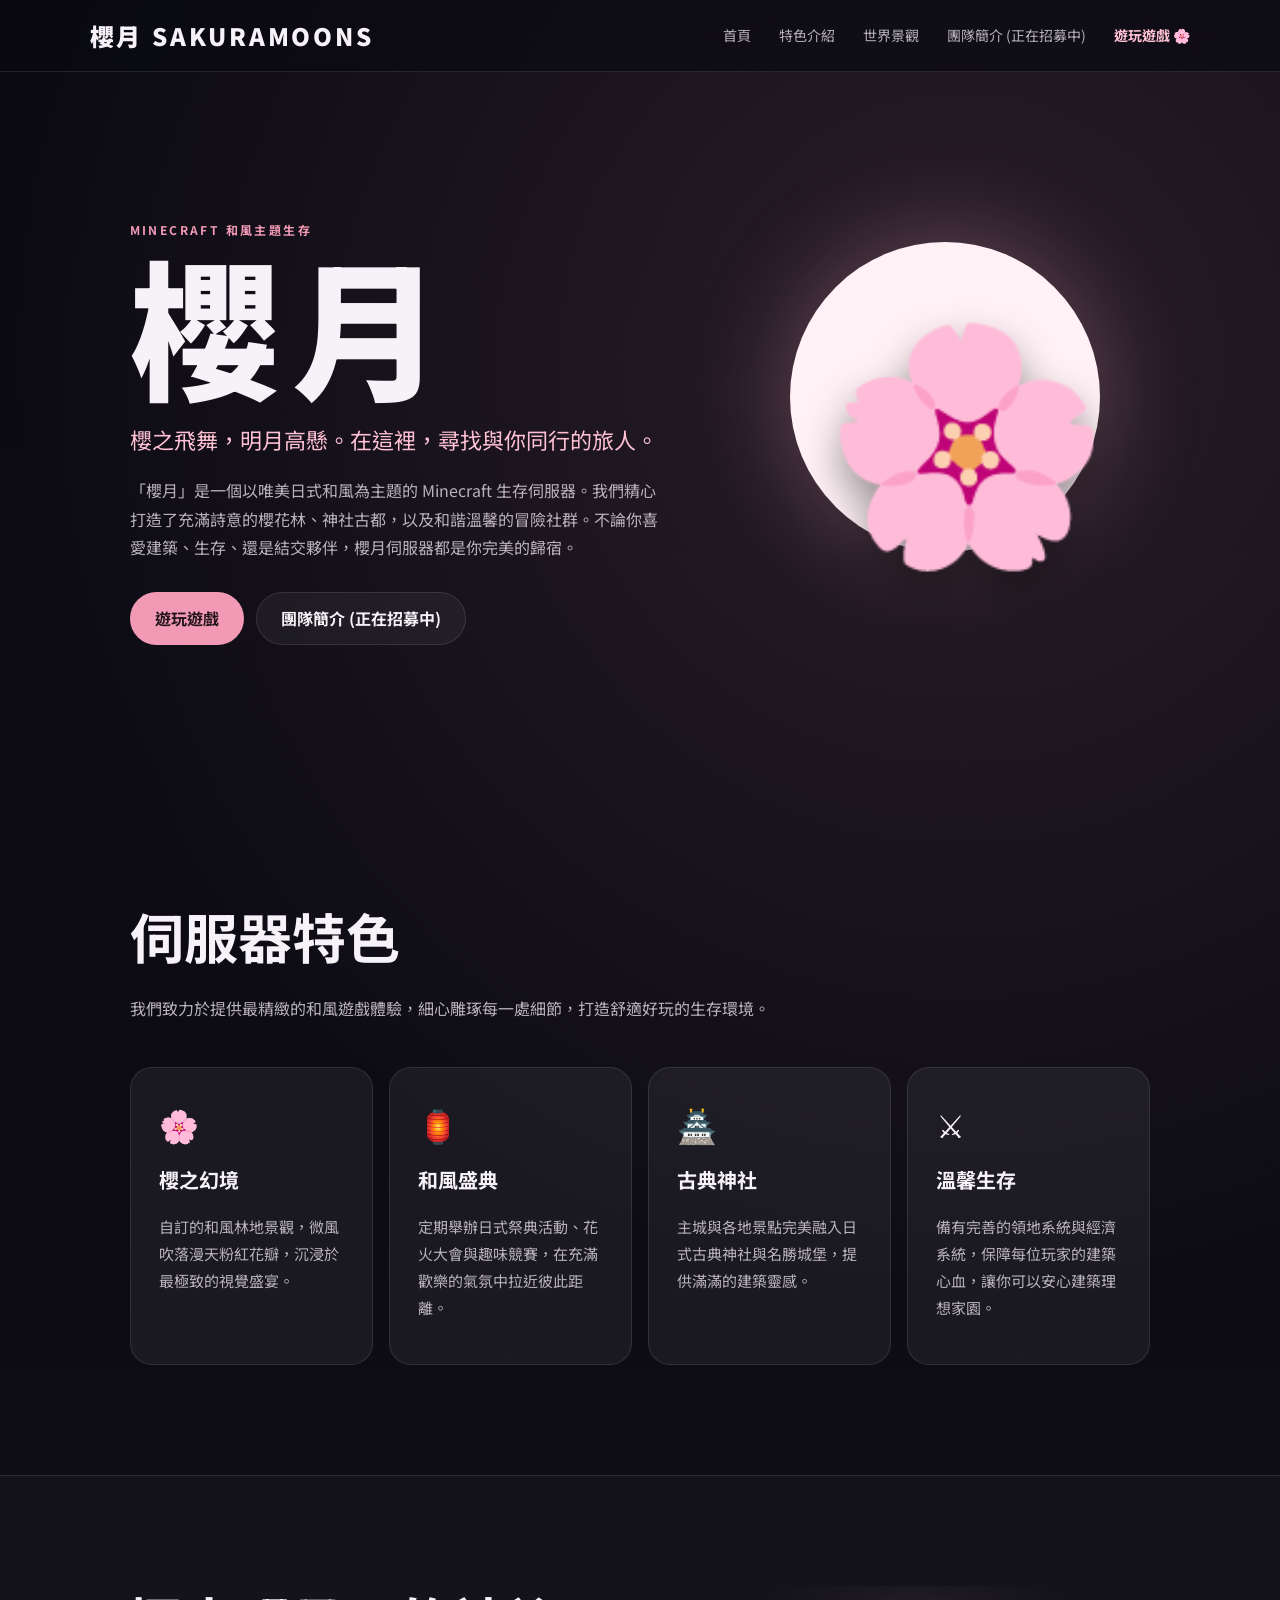
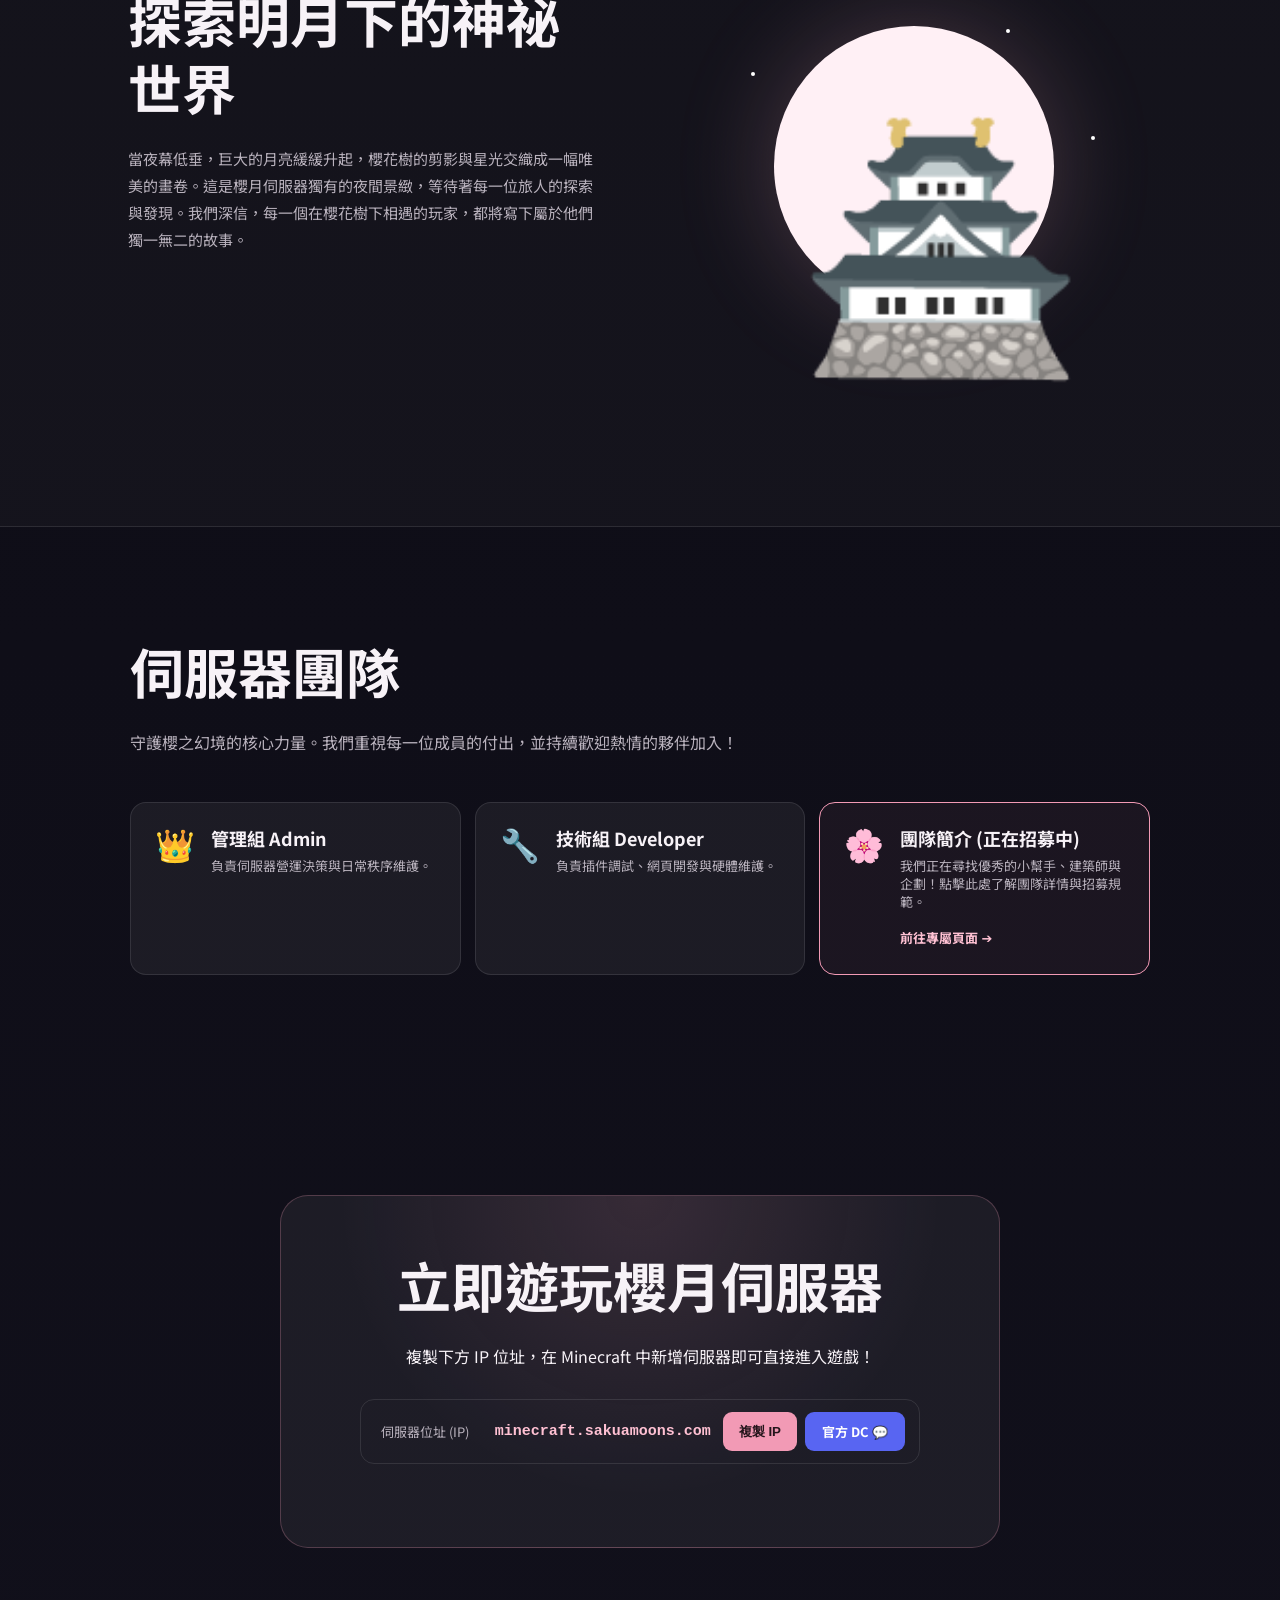
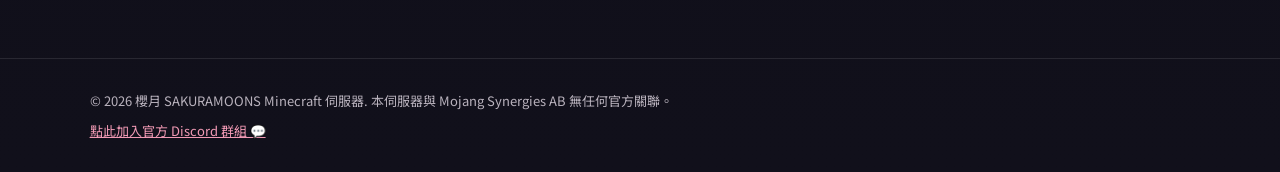
<file: index.html>
<!doctype html>
<html lang="zh-TW">
<head>
    <meta charset="UTF-8">
    <meta name="viewport" content="width=device-width, initial-scale=1.0">
    <title>櫻月 SAKURAMOONS | Minecraft 和風生存伺服器</title>
    <link rel="stylesheet" href="style.css">
</head>
<body>

    <!-- 頂部導覽列 -->
    <div class="navbar">
        <div class="logo">櫻月 SAKURAMOONS</div>
        <nav>
            <a href="#">首頁</a>
            <a href="#features">特色介紹</a>
            <a href="#world">世界景觀</a>
            <a href="team/">團隊簡介 (正在招募中)</a>
            <a href="#join" style="color: var(--pink2); font-weight: 700;">遊玩遊戲 🌸</a>
        </nav>
    </div>

    <!-- 英雄首頁區 (Hero Section) -->
    <div class="hero">
        <div class="hero-content">
            <p class="eyebrow">MINECRAFT 和風主題生存</p>
            <h1>櫻月</h1>
            <p class="subtitle">櫻之飛舞，明月高懸。在這裡，尋找與你同行的旅人。</p>
            <p class="intro">
                「櫻月」是一個以唯美日式和風為主題的 Minecraft 生存伺服器。我們精心打造了充滿詩意的櫻花林、神社古都，以及和諧溫馨的冒險社群。不論你喜愛建築、生存、還是結交夥伴，櫻月伺服器都是你完美的歸宿。
            </p>
            <div class="buttons">
                <a href="#join" class="button primary">遊玩遊戲</a>
                <a href="team/" class="button secondary">團隊簡介 (正在招募中)</a>
            </div>
        </div>
        <div class="moon">
            <div class="moon-circle"></div>
            <div class="tree">🌸</div>
        </div>
    </div>

    <!-- 伺服器特色區 (Features Section) -->
    <div class="section" id="features">
        <div class="section-title">
            <h2>伺服器特色</h2>
            <p>我們致力於提供最精緻的和風遊戲體驗，細心雕琢每一處細節，打造舒適好玩的生存環境。</p>
        </div>
        <div class="cards">
            <div class="card">
                <span>🌸</span>
                <h3>櫻之幻境</h3>
                <p>自訂的和風林地景觀，微風吹落漫天粉紅花瓣，沉浸於最極致的視覺盛宴。</p>
            </div>
            <div class="card">
                <span>🏮</span>
                <h3>和風盛典</h3>
                <p>定期舉辦日式祭典活動、花火大會與趣味競賽，在充滿歡樂的氣氛中拉近彼此距離。</p>
            </div>
            <div class="card">
                <span>🏯</span>
                <h3>古典神社</h3>
                <p>主城與各地景點完美融入日式古典神社與名勝城堡，提供滿滿的建築靈感。</p>
            </div>
            <div class="card">
                <span>⚔️</span>
                <h3>溫馨生存</h3>
                <p>備有完善的領地系統與經濟系統，保障每位玩家的建築心血，讓你可以安心建築理想家園。</p>
            </div>
        </div>
    </div>

    <!-- 世界觀 / 景觀展示區 (World Section) -->
    <div class="world section" id="world">
        <div class="world-text">
            <h2>探索明月下的神祕世界</h2>
            <p>
                當夜幕低垂，巨大的月亮緩緩升起，櫻花樹的剪影與星光交織成一幅唯美的畫卷。這是櫻月伺服器獨有的夜間景緻，等待著每一位旅人的探索與發現。我們深信，每一個在櫻花樹下相遇的玩家，都將寫下屬於他們獨一無二的故事。
            </p>
        </div>
        <div class="world-art">
            <div class="big-moon"></div>
            <div class="silhouette">🏯</div>
            <div class="star s1"></div>
            <div class="star s2"></div>
            <div class="star s3"></div>
        </div>
    </div>

    <!-- 團隊簡介區 (Team Intro teaser) -->
    <div class="section" id="team-teaser">
        <div class="section-title">
            <h2>伺服器團隊</h2>
            <p>守護櫻之幻境的核心力量。我們重視每一位成員的付出，並持續歡迎熱情的夥伴加入！</p>
        </div>
        <div class="roles">
            <div>
                <span class="role-icon">👑</span>
                <div class="role-info">
                    <strong>管理組 Admin</strong>
                    <small>負責伺服器營運決策與日常秩序維護。</small>
                </div>
            </div>
            <div>
                <span class="role-icon">🔧</span>
                <div class="role-info">
                    <strong>技術組 Developer</strong>
                    <small>負責插件調試、網頁開發與硬體維護。</small>
                </div>
            </div>
            <!-- 引導點擊前往獨立團隊簡介與招募頁面 -->
            <div style="cursor: pointer; border: 1px solid var(--pink); background: rgba(242, 154, 181, 0.05); position: relative; transition: 0.2s;" onclick="window.location.href='team/'">
                <span class="role-icon" style="color: var(--pink);">🌸</span>
                <div class="role-info">
                    <strong>團隊簡介 (正在招募中)</strong>
                    <small>我們正在尋找優秀的小幫手、建築師與企劃！點擊此處了解團隊詳情與招募規範。</small>
                    <div style="margin-top: 15px; font-weight: bold; color: var(--pink2); font-size: 13px;">
                        前往專屬頁面 ➔
                    </div>
                </div>
            </div>
        </div>
    </div>

    <!-- 立即加入區 (Join Section) -->
    <div class="section join" id="join" style="margin: auto;">
        <div class="join-box">
            <h2>立即遊玩櫻月伺服器</h2>
            <p>複製下方 IP 位址，在 Minecraft 中新增伺服器即可直接進入遊戲！</p>
            <div class="server-address" style="display: flex; align-items: center; justify-content: space-between; flex-wrap: wrap;">
                <span>伺服器位址 (IP)</span>
                <code id="ip-text" style="font-family: monospace; font-size: 15px; font-weight: bold; color: var(--pink2);">minecraft.sakuamoons.com</code>
                <div style="display: flex; gap: 8px;">
                    <button onclick="copyIP()" class="primary" style="border: 0; border-radius: 9px; padding: 7px 16px; cursor: pointer; font-weight: bold; background: var(--pink); color: #24151b;">複製 IP</button>
                    <a href="https://discord.gg/K4SQHdcmTw" target="_blank" class="button" style="background: #5865f2; color: white; border-color: transparent; padding: 7px 16px; font-size: 13px; border-radius: 9px; text-decoration: none; display: inline-flex; align-items: center; font-weight: bold;">官方 DC 💬</a>
                </div>
            </div>
        </div>
    </div>

    <!-- 頁尾 (Footer) -->
    <footer>
        <div>
            &copy; 2026 櫻月 SAKURAMOONS Minecraft 伺服器. 本伺服器與 Mojang Synergies AB 無任何官方關聯。
            <br>
            <a href="https://discord.gg/K4SQHdcmTw" target="_blank" style="color: var(--pink); text-decoration: underline; margin-top: 6px; display: inline-block;">點此加入官方 Discord 群組 💬</a>
        </div>
        
    </footer>

    <!-- 複製 IP 的腳本 -->
    <script>
        function copyIP() {
            const ipText = document.getElementById('ip-text').innerText;
            navigator.clipboard.writeText(ipText).then(() => {
                alert('櫻月伺服器 IP 已成功複製！快登入 Minecraft 吧 🌸');
            }).catch(err => {
                console.error('無法複製 IP：', err);
                alert('複製失敗，請手動選取複製：' + ipText);
            });
        }
    </script>

    <!-- 櫻花飄落特效 (Falling Sakura Animation) -->
    <script>
        (function() {
            // 建立落櫻特效樣式
            const style = document.createElement('style');
            style.textContent = `
                .sakura-petal {
                    position: fixed;
                    top: -20px;
                    pointer-events: none;
                    z-index: 9999;
                    background: linear-gradient(135deg, #f29ab5, #ffc1d3);
                    border-radius: 50% 0 50% 50%;
                    opacity: 0.8;
                    transform-origin: left top;
                    animation: sakura-fall linear forwards;
                }
                @keyframes sakura-fall {
                    0% {
                        transform: translateY(0) translateX(0) rotate(0deg) scale(0.8);
                        opacity: 0;
                    }
                    10% {
                        opacity: 0.85;
                    }
                    90% {
                        opacity: 0.85;
                    }
                    100% {
                        transform: translateY(105vh) translateX(120px) rotate(360deg) scale(0.5);
                        opacity: 0;
                    }
                }
            `;
            document.head.appendChild(style);

            // 產生櫻花瓣
            function createPetal() {
                const petal = document.createElement('div');
                petal.classList.add('sakura-petal');
                
                // 隨機初始位置、大小、時間與擺動方向
                const startLeft = Math.random() * window.innerWidth;
                const size = Math.random() * 8 + 8; // 8px 到 16px
                const duration = Math.random() * 5 + 6; // 6s 到 11s
                const delay = Math.random() * 3;
                
                petal.style.left = startLeft + 'px';
                petal.style.width = size + 'px';
                petal.style.height = (size * 0.8) + 'px';
                petal.style.animationDuration = duration + 's';
                petal.style.animationDelay = delay + 's';
                
                // 隨機微調櫻花瓣的傾斜角度
                const rotation = Math.random() * 45;
                petal.style.transform = `rotate(${rotation}deg)`;
                
                // 隨機設定兩種擺動動畫路徑 (順時針/逆時針)
                const swayType = Math.random() > 0.5 ? 'sakura-fall' : 'sakura-fall-reverse';
                petal.style.animationName = swayType;

                document.body.appendChild(petal);
                
                // 動畫結束後自動移除花瓣
                setTimeout(() => {
                    petal.remove();
                }, (duration + delay) * 1000);
            }

            // 動態新增反向擺動的動畫
            const styleSheet = style.sheet;
            styleSheet.insertRule(`
                @keyframes sakura-fall-reverse {
                    0% {
                        transform: translateY(0) translateX(0) rotate(0deg) scale(0.8);
                        opacity: 0;
                    }
                    10% {
                        opacity: 0.85;
                    }
                    90% {
                        opacity: 0.85;
                    }
                    100% {
                        transform: translateY(105vh) translateX(-120px) rotate(-360deg) scale(0.5);
                        opacity: 0;
                    }
                }
            `, styleSheet.cssRules.length);

            // 每隔 300 毫秒生成一片花瓣
            setInterval(createPetal, 300);
        })();
    </script>
</body>
</html>
</file>
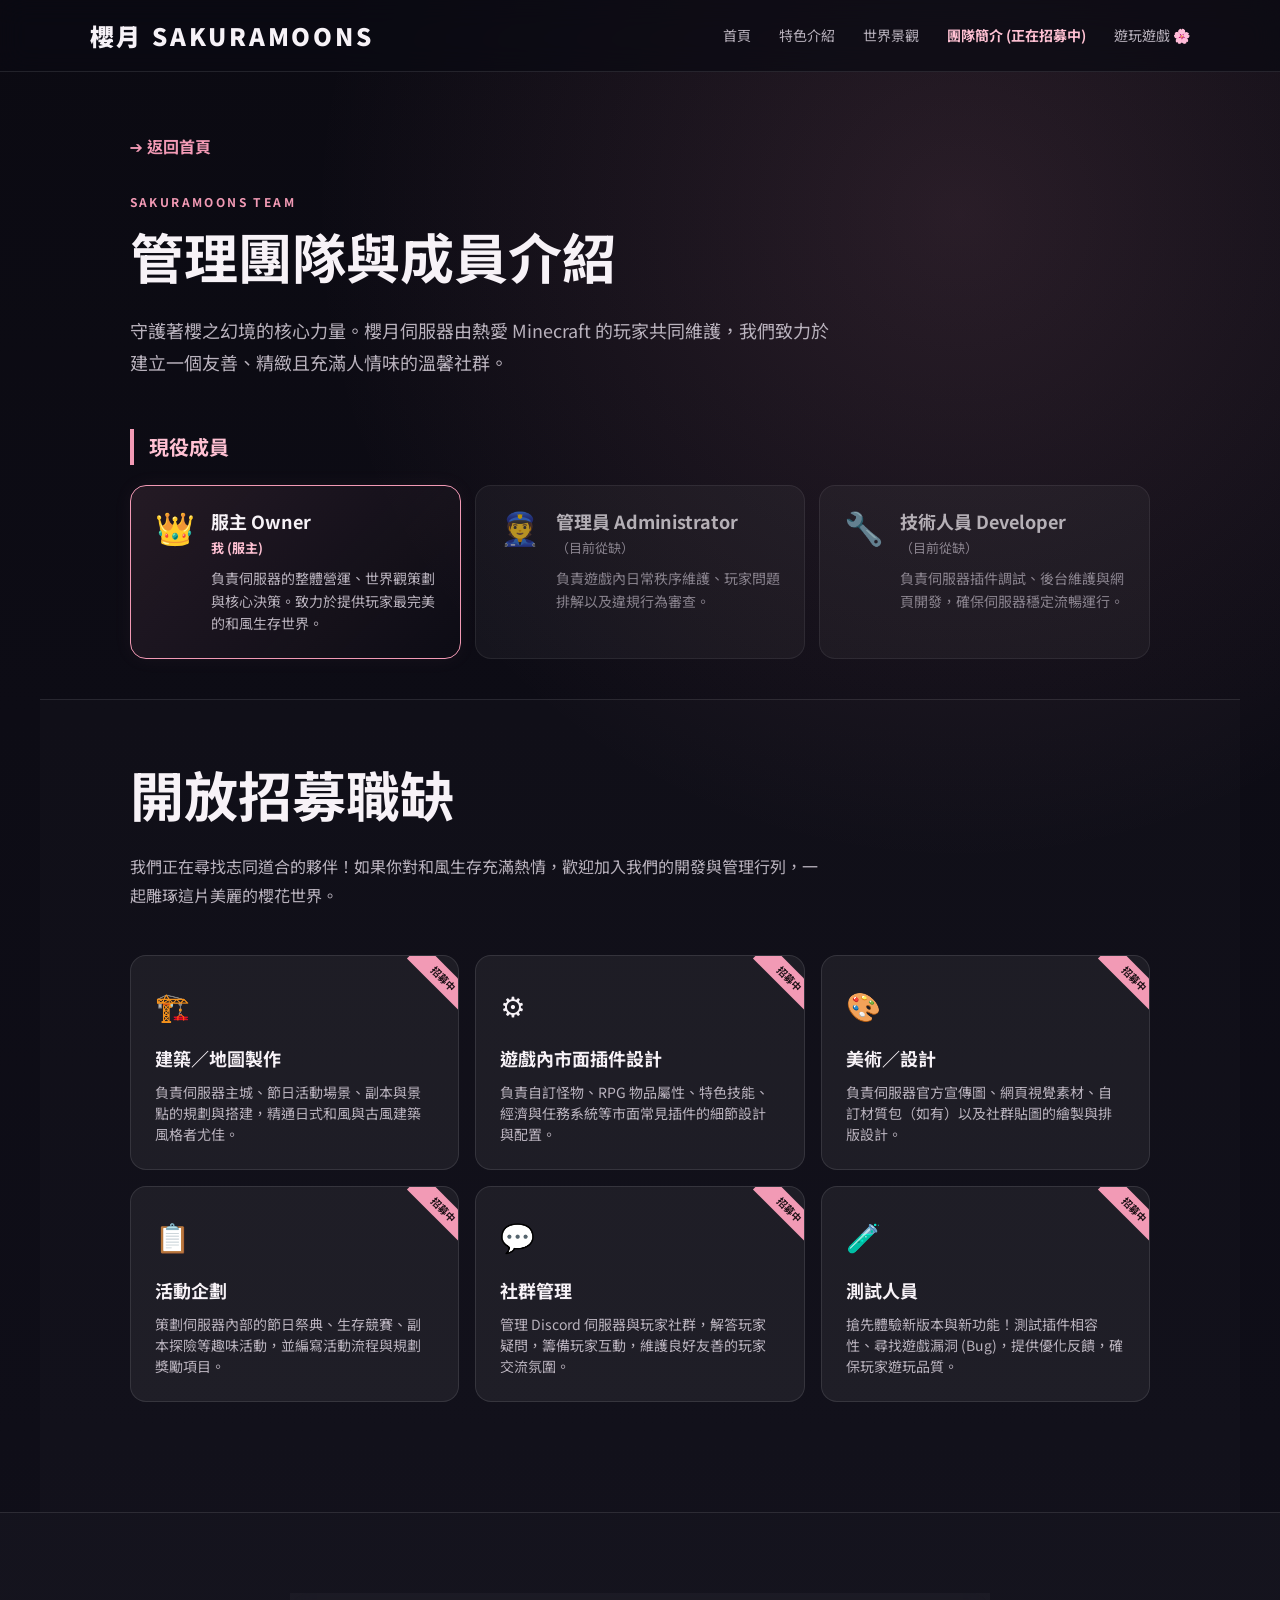
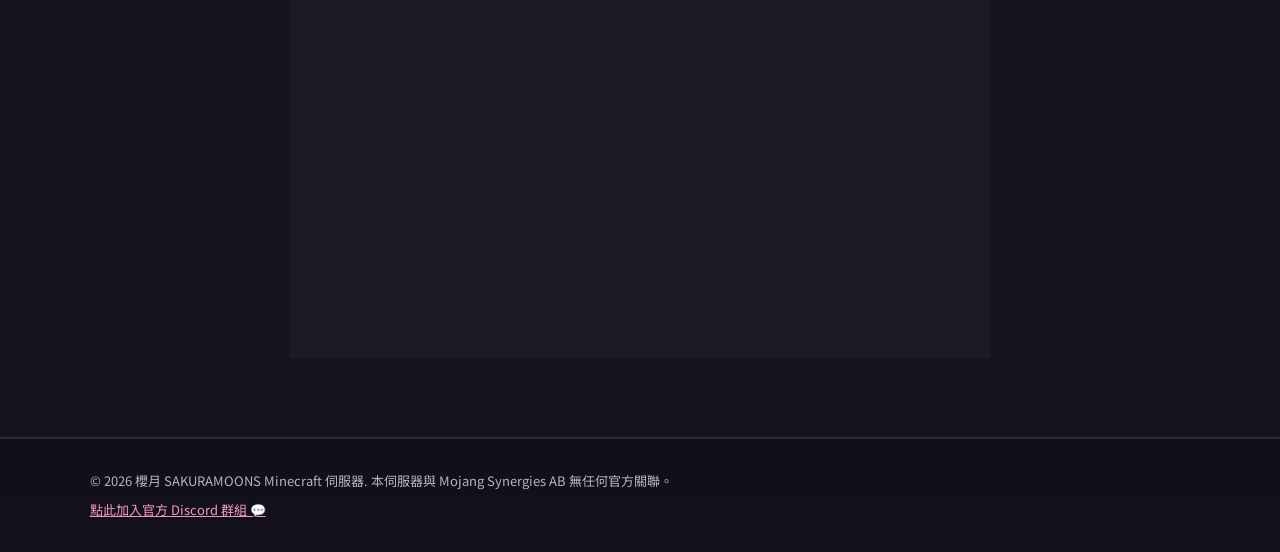
<file: team/index.html>
<!doctype html>
<html lang="zh-TW">
<head>
    <meta charset="UTF-8">
    <meta name="viewport" content="width=device-width, initial-scale=1.0">
    <title>團隊簡介與招募 | 櫻月 SAKURAMOONS</title>
    <!-- 引入根目錄的 CSS 樣式表 -->
    <link rel="stylesheet" href="../style.css">
    <style>
        /* 團隊頁專屬微調 */
        .back-home {
            display: inline-flex;
            align-items: center;
            gap: 8px;
            color: var(--pink);
            font-weight: 700;
            margin-bottom: 30px;
            transition: 0.2s;
        }
        .back-home:hover {
            color: var(--pink2);
            transform: translateX(-4px);
        }
        .recruitment-section {
            background: rgba(255, 255, 255, 0.02);
            border-top: 1px solid var(--line);
            border-bottom: 1px solid var(--line);
            padding: 80px 7%;
            text-align: center;
        }
        .cta-container {
            max-width: 700px;
            margin: 0 auto;
            padding: 40px;
            border: 1px solid rgba(242, 154, 181, 0.2);
            border-radius: 20px;
            background: rgba(255, 255, 255, 0.03);
            backdrop-filter: blur(10px);
        }
        .cta-container h3 {
            font-size: 28px;
            color: var(--pink2);
            margin-bottom: 15px;
        }
        .cta-container p {
            color: var(--muted);
            font-size: 16px;
            margin-bottom: 30px;
            line-height: 1.6;
        }
        /* 調整招募卡片佈局 */
        .recruits-grid {
            display: grid;
            grid-template-columns: repeat(3, 1fr);
            gap: 16px;
            margin-top: 40px;
        }
        .recruit-card {
            padding: 24px;
            border: 1px solid var(--line);
            border-radius: 16px;
            background: var(--card);
            text-align: left;
            position: relative;
            overflow: hidden;
        }
        .recruit-card::before {
            content: "招募中";
            position: absolute;
            top: 12px;
            right: -25px;
            background: var(--pink);
            color: #24151b;
            font-size: 10px;
            font-weight: 700;
            padding: 2px 25px;
            transform: rotate(45deg);
        }
        .recruit-card span {
            font-size: 28px;
            display: block;
            margin-bottom: 12px;
        }
        .recruit-card h4 {
            margin: 0 0 8px;
            font-size: 18px;
            color: var(--text);
        }
        .recruit-card p {
            margin: 0;
            font-size: 14px;
            color: var(--muted);
            line-height: 1.5;
        }
        @media (max-width: 800px) {
            .recruits-grid {
                grid-template-columns: 1fr 1fr;
            }
        }
        @media (max-width: 500px) {
            .recruits-grid {
                grid-template-columns: 1fr;
            }
        }
    </style>
</head>
<body>

    <!-- 頂部導覽列 -->
    <div class="navbar">
        <div class="logo">櫻月 SAKURAMOONS</div>
        <nav>
            <a href="../">首頁</a>
            <a href="../#features">特色介紹</a>
            <a href="../#world">世界景觀</a>
            <a href="#" style="color: var(--pink2); font-weight: 700;">團隊簡介 (正在招募中)</a>
            <a href="../#join">遊玩遊戲 🌸</a>
        </nav>
    </div>

    <!-- 團隊主視覺區 -->
    <div class="section" style="padding-top: 60px; padding-bottom: 40px;">
        <a href="../" class="back-home">➔ 返回首頁</a>
        
        <div class="section-title">
            <p class="eyebrow" style="margin-bottom: 10px;">SAKURAMOONS TEAM</p>
            <h2>管理團隊與成員介紹</h2>
            <p style="font-size: 18px;">
                守護著櫻之幻境的核心力量。櫻月伺服器由熱愛 Minecraft 的玩家共同維護，我們致力於建立一個友善、精緻且充滿人情味的溫馨社群。
            </p>
        </div>

        <!-- 現役團隊成員 -->
        <h3 style="margin-top: 50px; border-left: 4px solid var(--pink); padding-left: 15px; color: var(--pink2);">現役成員</h3>
        <div class="roles" style="margin-top: 20px;">
            <div style="border: 1px solid var(--pink); background: linear-gradient(135deg, rgba(242, 154, 181, 0.1), transparent); box-shadow: 0 0 20px rgba(242, 154, 181, 0.05);">
                <span class="role-icon">👑</span>
                <div class="role-info">
                    <strong>服主 Owner</strong>
                    <small style="color: var(--pink2); font-weight: bold;">我 (服主)</small>
                    <p>負責伺服器的整體營運、世界觀策劃與核心決策。致力於提供玩家最完美的和風生存世界。</p>
                </div>
            </div>
            
            <div style="opacity: 0.7;">
                <span class="role-icon">👮</span>
                <div class="role-info">
                    <strong>管理員 Administrator</strong>
                    <small style="color: var(--muted);">（目前從缺）</small>
                    <p>負責遊戲內日常秩序維護、玩家問題排解以及違規行為審查。</p>
                </div>
            </div>

            <div style="opacity: 0.7;">
                <span class="role-icon">🔧</span>
                <div class="role-info">
                    <strong>技術人員 Developer</strong>
                    <small style="color: var(--muted);">（目前從缺）</small>
                    <p>負責伺服器插件調試、後台維護與網頁開發，確保伺服器穩定流暢運行。</p>
                </div>
            </div>
        </div>
    </div>

    <!-- 職缺招募區 -->
    <div class="section" style="background: rgba(255,255,255,0.01); border-top: 1px solid var(--line); padding-top: 60px;">
        <div class="section-title">
            <h2>開放招募職缺</h2>
            <p>我們正在尋找志同道合的夥伴！如果你對和風生存充滿熱情，歡迎加入我們的開發與管理行列，一起雕琢這片美麗的櫻花世界。</p>
        </div>

        <div class="recruits-grid">
            <div class="recruit-card">
                <span>🏗️</span>
                <h4>建築／地圖製作</h4>
                <p>負責伺服器主城、節日活動場景、副本與景點的規劃與搭建，精通日式和風與古風建築風格者尤佳。</p>
            </div>
            
            <div class="recruit-card">
                <span>⚙️</span>
                <h4>遊戲內市面插件設計</h4>
                <p>負責自訂怪物、RPG 物品屬性、特色技能、經濟與任務系統等市面常見插件的細節設計與配置。</p>
            </div>

            <div class="recruit-card">
                <span>🎨</span>
                <h4>美術／設計</h4>
                <p>負責伺服器官方宣傳圖、網頁視覺素材、自訂材質包（如有）以及社群貼圖的繪製與排版設計。</p>
            </div>

            <div class="recruit-card">
                <span>📋</span>
                <h4>活動企劃</h4>
                <p>策劃伺服器內部的節日祭典、生存競賽、副本探險等趣味活動，並編寫活動流程與規劃獎勵項目。</p>
            </div>

            <div class="recruit-card">
                <span>💬</span>
                <h4>社群管理</h4>
                <p>管理 Discord 伺服器與玩家社群，解答玩家疑問，籌備玩家互動，維護良好友善的玩家交流氛圍。</p>
            </div>

            <div class="recruit-card">
                <span>🧪</span>
                <h4>測試人員</h4>
                <p>搶先體驗新版本與新功能！測試插件相容性、尋找遊戲漏洞 (Bug)，提供優化反饋，確保玩家遊玩品質。</p>
            </div>
        </div>
    </div>

    <!-- 招募引導 CTA 區 (Google 表單連結) -->
    <div class="recruitment-section">
        <div class="cta-container">
            <h3>🌸 遞交您的申請</h3>
            <p>
                想要成為櫻月團隊的一員，為大家創造更棒的遊戲體驗嗎？<br>
                我們已為你準備好便捷的招募流程，點擊下方按鈕即可開啟 Google 表單進行申請填寫。
            </p>
            <a href="https://forms.gle/8wPSByePEnMnqgU47" target="_blank" class="button primary" style="font-size: 18px; padding: 14px 36px; text-decoration: none;">
                填寫 Google 招募表單 ➔
            </a>
            <div style="margin-top: 15px; font-size: 13px; color: var(--muted);">
                * 點擊後將會在新分頁開啟 Google Forms 頁面。填寫完畢後我們將儘快透過 Discord 與您聯絡！
            </div>
        </div>
    </div>

    <!-- 頁尾 (Footer) -->
    <footer>
        <div>
            &copy; 2026 櫻月 SAKURAMOONS Minecraft 伺服器. 本伺服器與 Mojang Synergies AB 無任何官方關聯。
            <br>
            <a href="https://discord.gg/K4SQHdcmTw" target="_blank" style="color: var(--pink); text-decoration: underline; margin-top: 6px; display: inline-block;">點此加入官方 Discord 群組 💬</a>
        </div>
        
    </footer>

    <!-- 櫻花飄落特效 (Falling Sakura Animation) -->
    <script>
        (function() {
            // 建立落櫻特效樣式
            const style = document.createElement('style');
            style.textContent = `
                .sakura-petal {
                    position: fixed;
                    top: -20px;
                    pointer-events: none;
                    z-index: 9999;
                    background: linear-gradient(135deg, #f29ab5, #ffc1d3);
                    border-radius: 50% 0 50% 50%;
                    opacity: 0.8;
                    transform-origin: left top;
                    animation: sakura-fall linear forwards;
                }
                @keyframes sakura-fall {
                    0% {
                        transform: translateY(0) translateX(0) rotate(0deg) scale(0.8);
                        opacity: 0;
                    }
                    10% {
                        opacity: 0.85;
                    }
                    90% {
                        opacity: 0.85;
                    }
                    100% {
                        transform: translateY(105vh) translateX(120px) rotate(360deg) scale(0.5);
                        opacity: 0;
                    }
                }
            `;
            document.head.appendChild(style);

            // 產生櫻花瓣
            function createPetal() {
                const petal = document.createElement('div');
                petal.classList.add('sakura-petal');
                
                // 隨機初始位置、大小、時間與擺動方向
                const startLeft = Math.random() * window.innerWidth;
                const size = Math.random() * 8 + 8; // 8px 到 16px
                const duration = Math.random() * 5 + 6; // 6s 到 11s
                const delay = Math.random() * 3;
                
                petal.style.left = startLeft + 'px';
                petal.style.width = size + 'px';
                petal.style.height = (size * 0.8) + 'px';
                petal.style.animationDuration = duration + 's';
                petal.style.animationDelay = delay + 's';
                
                // 隨機微調櫻花瓣的傾斜角度
                const rotation = Math.random() * 45;
                petal.style.transform = `rotate(${rotation}deg)`;
                
                // 隨機設定兩種擺動動畫路徑 (順時針/逆時針)
                const swayType = Math.random() > 0.5 ? 'sakura-fall' : 'sakura-fall-reverse';
                petal.style.animationName = swayType;

                document.body.appendChild(petal);
                
                // 動畫結束後自動移除花瓣
                setTimeout(() => {
                    petal.remove();
                }, (duration + delay) * 1000);
            }

            // 動態新增反向擺動的動畫
            const styleSheet = style.sheet;
            styleSheet.insertRule(`
                @keyframes sakura-fall-reverse {
                    0% {
                        transform: translateY(0) translateX(0) rotate(0deg) scale(0.8);
                        opacity: 0;
                    }
                    10% {
                        opacity: 0.85;
                    }
                    90% {
                        opacity: 0.85;
                    }
                    100% {
                        transform: translateY(105vh) translateX(-120px) rotate(-360deg) scale(0.5);
                        opacity: 0;
                    }
                }
            `, styleSheet.cssRules.length);

            // 每隔 300 毫秒生成一片花瓣
            setInterval(createPetal, 300);
        })();
    </script>
</body>
</html>
</file>
<file: style.css>
@import url('https://fonts.googleapis.com/css2?family=Noto+Sans+TC:wght@400;500;700;900&display=swap');
:root { 
    --bg: #0b0a12; 
    --bg2: #11101b; 
    --text: #f7f2f7; 
    --muted: #b9b2bd; 
    --pink: #f29ab5; 
    --pink2: #ffc1d3; 
    --line: rgba(255,255,255,.1); 
    --card: rgba(255,255,255,.055); 
}
* { box-sizing: border-box; } 
html { scroll-behavior: smooth; } 
body { 
    margin: 0; 
    background: radial-gradient(circle at 75% 10%, rgba(242,154,181,.13), transparent 30%), linear-gradient(180deg, var(--bg), var(--bg2)); 
    color: var(--text); 
    font-family: "Noto Sans TC", system-ui, sans-serif; 
    line-height: 1.8; 
} 
a { color: inherit; text-decoration: none; }

.navbar { 
    height: 72px; 
    padding: 0 7%; 
    display: flex; 
    align-items: center; 
    justify-content: space-between; 
    position: sticky; 
    top: 0; 
    z-index: 10; 
    background: rgba(11,10,18,.72); 
    backdrop-filter: blur(14px); 
    border-bottom: 1px solid var(--line); 
} 
.logo { font-size: 24px; font-weight: 900; letter-spacing: .12em; } 
.navbar nav { display: flex; gap: 28px; color: var(--muted); font-size: 14px; } 
.navbar nav a:hover { color: var(--pink2); }

.hero { 
    min-height: 720px; 
    max-width: 1200px; 
    margin: auto; 
    padding: 100px 7%; 
    display: grid; 
    grid-template-columns: 1.1fr .9fr; 
    align-items: center; 
    gap: 40px; 
    position: relative; 
    overflow: hidden; 
} 
.hero-content { position: relative; z-index: 2; } 
.eyebrow { margin: 0 0 12px; color: var(--pink); font-size: 12px; font-weight: 700; letter-spacing: .2em; } 
h1 { margin: 0; font-size: clamp(80px, 13vw, 150px); line-height: .95; letter-spacing: .08em; font-weight: 900; } 
h2 { font-size: clamp(32px, 5vw, 54px); line-height: 1.25; margin: 0 0 24px; } 
h3 { margin: 8px 0; font-size: 20px; } 
.subtitle { font-size: 22px; color: var(--pink2); margin: 25px 0 8px; } 
.intro { color: var(--muted); max-width: 650px; } 
.buttons { display: flex; gap: 12px; margin-top: 30px; flex-wrap: wrap; }

.button { 
    display: inline-block; 
    padding: 11px 24px; 
    border-radius: 999px; 
    font-weight: 700; 
    transition: .2s; 
    border: 1px solid var(--line); 
} 
.button:hover { transform: translateY(-2px); } 
.primary { background: var(--pink); color: #24151b; border-color: transparent; } 
.secondary { background: rgba(255,255,255,.05); }

.moon { height: 480px; position: relative; } 
.moon-circle { 
    width: 310px; 
    height: 310px; 
    border-radius: 50%; 
    background: #fff1f5; 
    box-shadow: 0 0 100px rgba(255,180,205,.3); 
    position: absolute; 
    top: 50px; 
    right: 50px; 
} 
.tree { 
    position: absolute; 
    z-index: 2; 
    right: 40px; 
    bottom: 40px; 
    font-size: 230px; 
    filter: drop-shadow(0 20px 20px rgba(0,0,0,.4)); 
}

.section { max-width: 1200px; margin: auto; padding: 110px 7%; } 
.section-title { max-width: 700px; margin-bottom: 45px; } 
.section-title > p:last-child { color: var(--muted); }

.cards { display: grid; grid-template-columns: repeat(4, 1fr); gap: 16px; } 
.card { padding: 28px; border: 1px solid var(--line); border-radius: 22px; background: var(--card); } 
.card > span { font-size: 32px; } 
.card p, .world-text p { color: var(--muted); font-size: 15px; }

.world { 
    max-width: none; 
    padding-left: 10%; 
    padding-right: 10%; 
    display: grid; 
    grid-template-columns: 1fr 1fr; 
    gap: 80px; 
    background: rgba(255,255,255,.025); 
    border-top: 1px solid var(--line); 
    border-bottom: 1px solid var(--line); 
} 
.world-text { max-width: 620px; } 
.world-art { min-height: 430px; position: relative; overflow: hidden; } 
.big-moon { 
    width: 280px; 
    height: 280px; 
    border-radius: 50%; 
    background: #fff0f5; 
    position: absolute; 
    top: 40px; 
    left: 20%; 
    box-shadow: 0 0 100px rgba(255,180,205,.22); 
} 
.silhouette { 
    position: absolute; 
    font-size: 230px; 
    bottom: -20px; 
    left: 25%; 
    filter: grayscale(.5); 
} 
.star { width: 4px; height: 4px; background: white; border-radius: 50%; position: absolute; } 
.s1 { top: 20%; left: 15%; } 
.s2 { top: 35%; right: 12%; } 
.s3 { top: 10%; right: 30%; }

/* 團隊區塊 Flexbox 改良 - 防止圖案與文字卡在一起 */
.roles { 
    display: grid; 
    grid-template-columns: repeat(3, 1fr); 
    gap: 14px; 
} 
.roles > div { 
    padding: 24px; 
    border: 1px solid var(--line); 
    border-radius: 16px; 
    background: var(--card); 
    display: flex; 
    gap: 16px; 
    align-items: flex-start; 
    transition: 0.2s ease;
} 
.roles .role-icon { 
    font-size: 32px; 
    line-height: 1; 
    flex-shrink: 0; 
} 
.roles .role-info { 
    flex-grow: 1; 
} 
.roles strong { 
    display: block; 
    font-size: 18px; 
    color: var(--text); 
    margin: 0; 
    line-height: 1.3;
} 
.roles small { 
    display: block; 
    color: var(--muted); 
    margin: 6px 0 0 0; 
    font-size: 13px; 
    line-height: 1.4;
} 
.roles p {
    margin: 10px 0 0 0;
    font-size: 14px;
    color: var(--muted);
    line-height: 1.6;
}
.center { text-align: center; margin-top: 35px; }

.join { max-width: 900px; text-align: center; } 
.join-box { 
    padding: 55px 7%; 
    border: 1px solid rgba(242,154,181,.25); 
    border-radius: 28px; 
    background: radial-gradient(circle at 50% 0%, rgba(242,154,181,.12), transparent 60%), var(--card); 
} 
.server-address { 
    max-width: 560px; 
    margin: 28px auto; 
    display: flex; 
    align-items: center; 
    gap: 12px; 
    padding: 12px 14px 12px 20px; 
    border: 1px solid var(--line); 
    border-radius: 14px; 
    text-align: left; 
} 
.server-address span { color: var(--muted); font-size: 13px; } 
.server-address code { margin-left: auto; font-size: 14px; } 
.server-address button { border: 0; border-radius: 9px; padding: 7px 12px; cursor: pointer; }

footer { 
    padding: 30px 7%; 
    border-top: 1px solid var(--line); 
    display: flex; 
    justify-content: space-between; 
    color: var(--muted); 
    font-size: 13px; 
}

@media (max-width: 800px) { 
    .navbar { padding: 0 5%; } 
    .navbar nav { display: none; } 
    .hero { grid-template-columns: 1fr; min-height: auto; padding-top: 90px; } 
    .moon { height: 300px; } 
    .moon-circle { width: 220px; height: 220px; right: 20%; } 
    .tree { font-size: 150px; right: 18%; } 
    .cards { grid-template-columns: 1fr 1fr; } 
    .world { grid-template-columns: 1fr; gap: 20px; } 
    .roles { grid-template-columns: 1fr; } 
    footer { flex-direction: column; gap: 12px; } 
} 
@media (max-width: 500px) { 
    .cards { grid-template-columns: 1fr; } 
    .hero { padding-left: 6%; padding-right: 6%; } 
    .server-address { flex-wrap: wrap; } 
    .server-address code { margin-left: 0; width: 100%; } 
}
</file>
